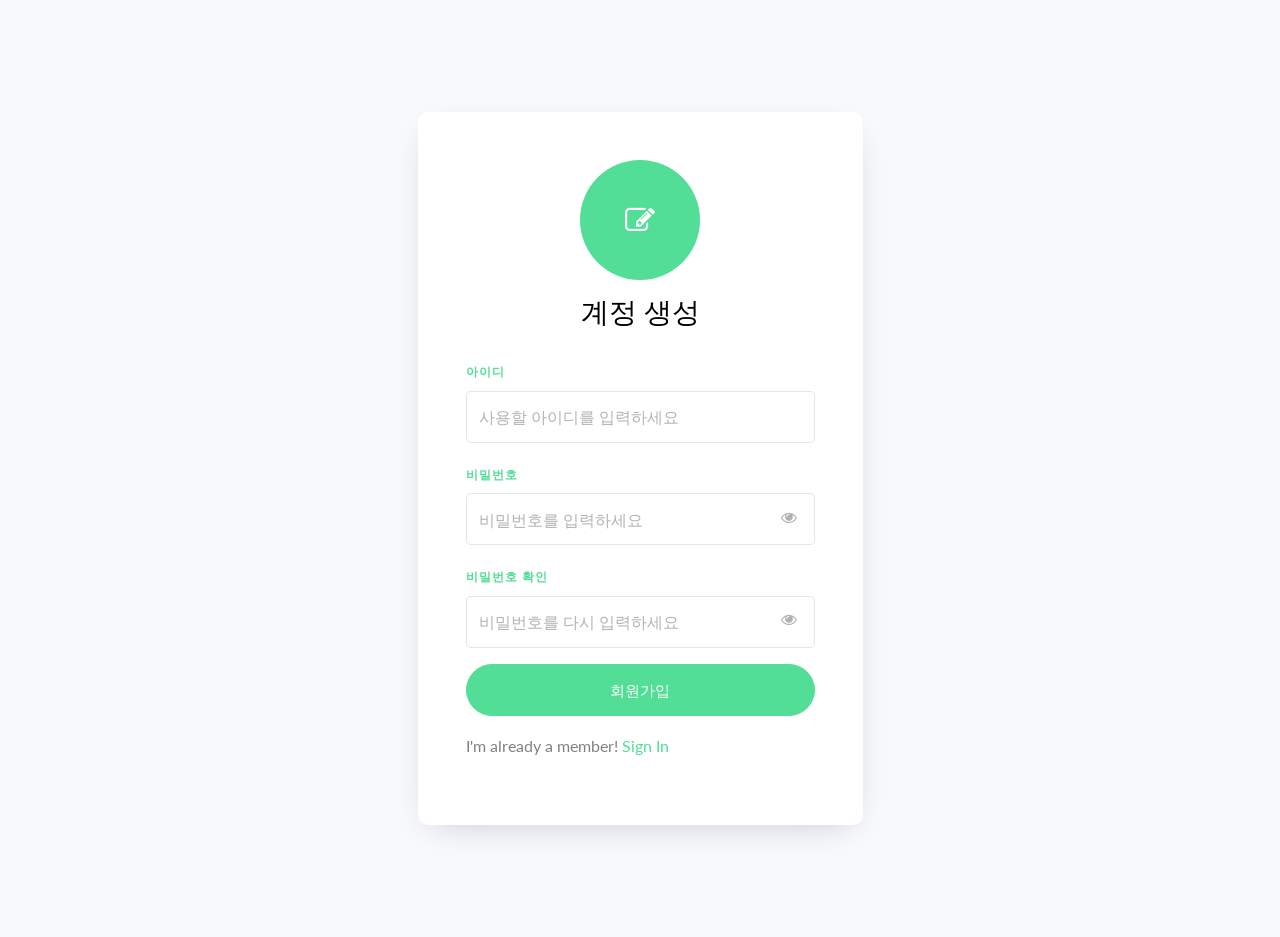
<file: signup.html>
<!doctype html>
<html lang="en">
  <head>
  	<title>Sign Up</title>
    <meta charset="utf-8">
    <meta name="viewport" content="width=device-width, initial-scale=1, shrink-to-fit=no">

	<link href="https://fonts.googleapis.com/css?family=Lato:300,400,700&display=swap" rel="stylesheet">

	<link rel="stylesheet" href="https://stackpath.bootstrapcdn.com/font-awesome/4.7.0/css/font-awesome.min.css">
	
	<link rel="stylesheet" href="css/signup.css">

	</head>
	<body>
	<section class="ftco-section">
		<div class="container">
			<div class="row justify-content-center">
				<div class="col-md-7 col-lg-6 col-xl-5">
					<div class="login-wrap p-4 p-md-5">
		      	<div class="icon d-flex align-items-center justify-content-center">
		      		<span class="fa fa-edit"></span>
		      	</div>
		      	<h3 class="text-center mb-4">계정 생성</h3>
						<form method="POST" class="signup-form" id="signup-form">
							<div class="form-group mb-3">
								<label class="label" for="username">아이디</label>
								<input type="text" id="username" name="username" class="form-control" placeholder="사용할 아이디를 입력하세요">
							</div>
							<div class="form-group mb-3">
								<label class="label" for="password">비밀번호</label>
								<input id="password" name="password" type="password" class="form-control" placeholder="비밀번호를 입력하세요">
								<span toggle="#password" class="fa fa-fw fa-eye field-icon toggle-password"></span>
							</div>
							<div class="form-group mb-3">
								<label class="label" for="password-confirm">비밀번호 확인</label>
								<input id="password-confirm" type="password" class="form-control" placeholder="비밀번호를 다시 입력하세요">
								<span toggle="#password-confirm" class="fa fa-fw fa-eye field-icon toggle-password"></span>
								<small id="password-match-message" class="form-text text-danger" style="display: none;">비밀번호가 동일하지 않습니다</small>
							</div>
							<div class="form-group">
								<button type="submit" class="form-control btn btn-primary submit px-3" id="signup-button" href="login.html">회원가입</button>
							</div>
						</form>
						<p>I'm already a member! <a data-toggle="tab" href="login.html">Sign In</a></p>
					</div>
				</div>
			</div>
		</div>
	</section>

    <script src="jquery/jquery-3.7.1.min.js"></script>
    <script src="js/signup.js"></script>
</body>
</html>
</file>
